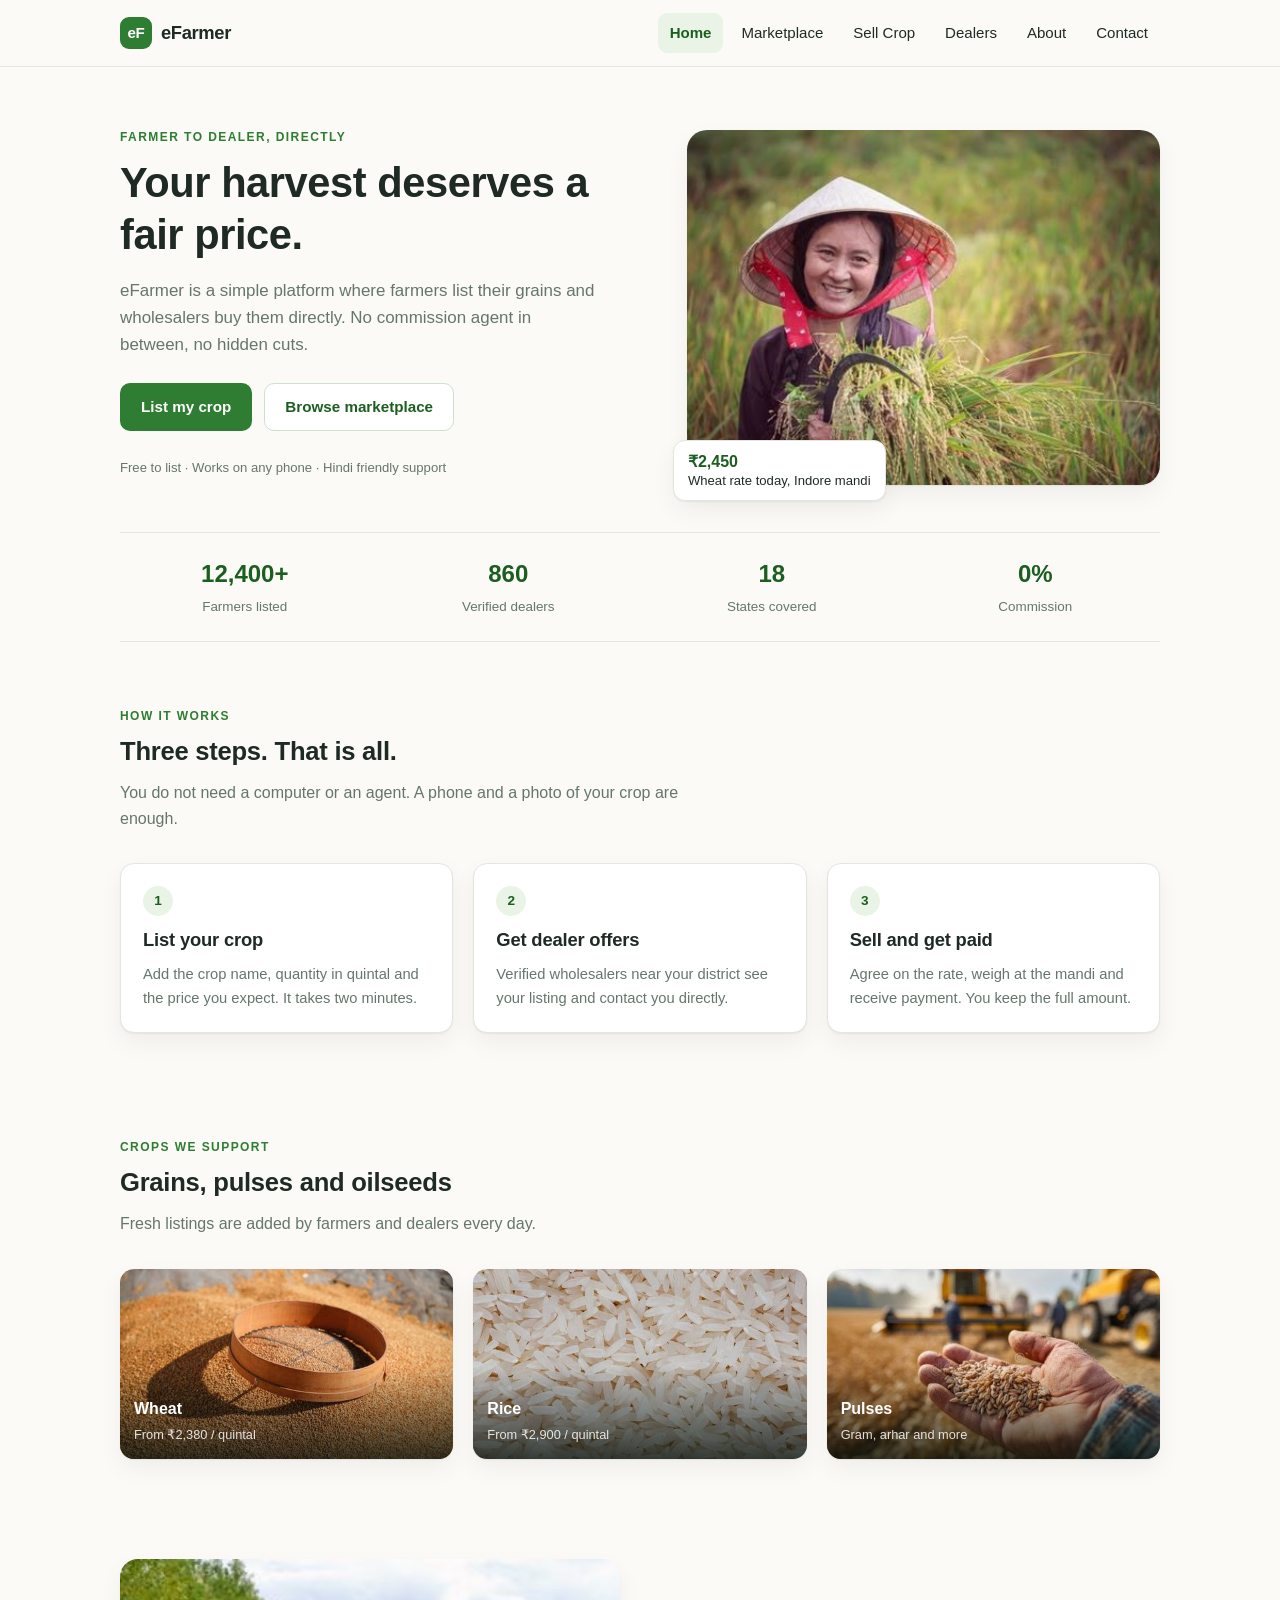
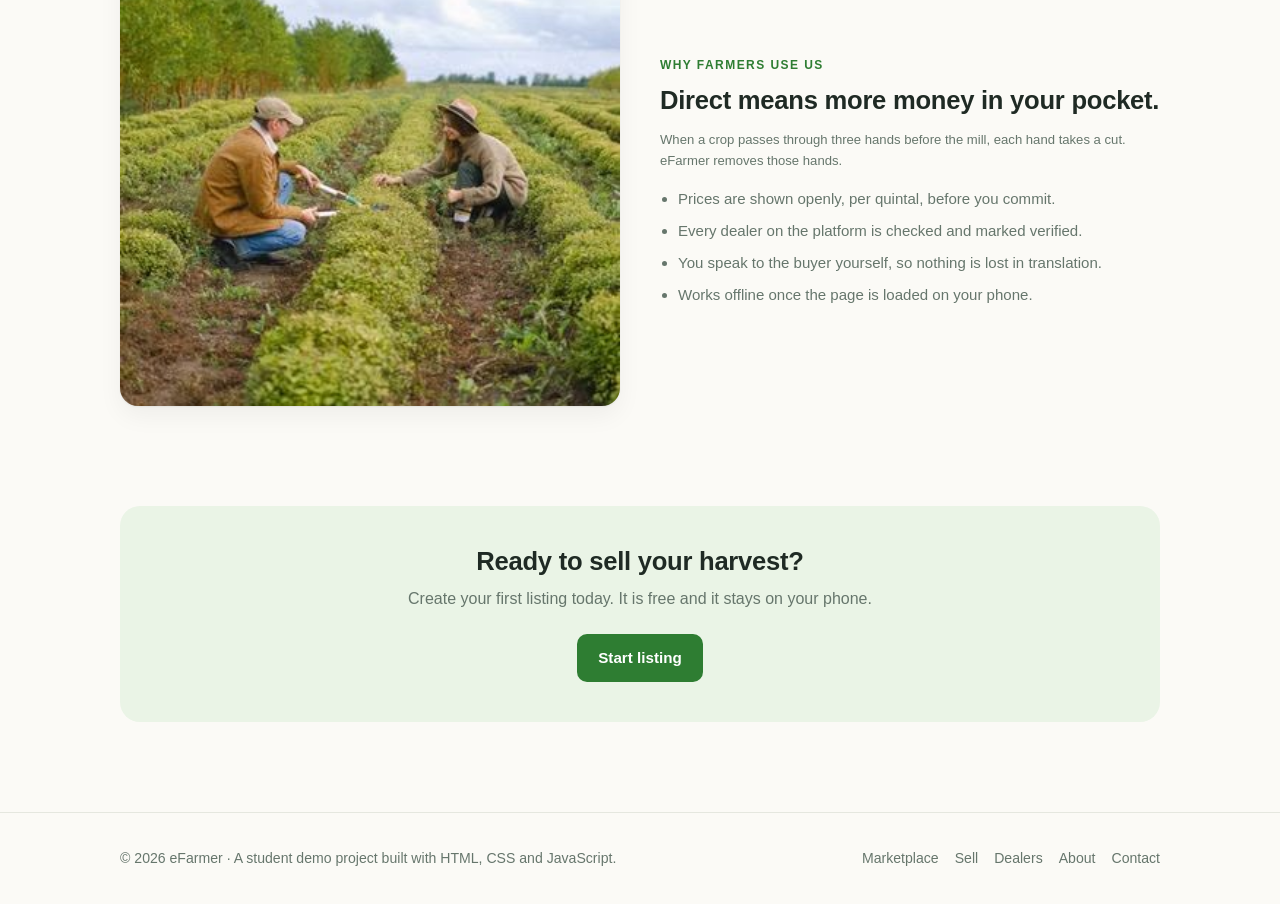
<file: index.html>
<!DOCTYPE html>
<html lang="en">
<head>
  <meta charset="UTF-8">
  <meta name="viewport" content="width=device-width, initial-scale=1.0">
  <title>eFarmer — Sell your crop directly to dealers</title>
  <meta name="description" content="eFarmer connects farmers directly with verified dealers and wholesalers. List your grain, get a fair price, no middlemen.">
  <link rel="stylesheet" href="style.css">
</head>
<body>

  <header class="site-header">
    <div class="container nav">
      <a class="brand" href="index.html"><span class="brand-mark">eF</span> eFarmer</a>
      <button class="nav-toggle" aria-label="Open menu" aria-expanded="false">&#9776;</button>
      <nav class="nav-links">
        <a href="index.html" class="active">Home</a>
        <a href="market.html">Marketplace</a>
        <a href="sell.html">Sell Crop</a>
        <a href="dealers.html">Dealers</a>
        <a href="about.html">About</a>
        <a href="contact.html">Contact</a>
      </nav>
    </div>
  </header>

  <main>

    <!-- Hero -->
    <section class="hero">
      <div class="container hero-grid">
        <div>
          <span class="eyebrow">Farmer to dealer, directly</span>
          <h1>Your harvest deserves a fair price.</h1>
          <p class="lead">
            eFarmer is a simple platform where farmers list their grains and
            wholesalers buy them directly. No commission agent in between,
            no hidden cuts.
          </p>
          <div class="hero-actions">
            <a href="sell.html" class="btn btn-primary">List my crop</a>
            <a href="market.html" class="btn btn-outline">Browse marketplace</a>
          </div>
          <p class="form-note">Free to list &middot; Works on any phone &middot; Hindi friendly support</p>
        </div>
        <div class="hero-figure">
          <img src="hero-farmer.jpg" alt="Farmer holding freshly harvested paddy">
          <div class="hero-badge">
            <strong>&#8377;2,450</strong>
            Wheat rate today, Indore mandi
          </div>
        </div>
      </div>
    </section>

    <!-- Stats -->
    <div class="container">
      <div class="stats">
        <div class="stat"><b>12,400+</b><span>Farmers listed</span></div>
        <div class="stat"><b>860</b><span>Verified dealers</span></div>
        <div class="stat"><b>18</b><span>States covered</span></div>
        <div class="stat"><b>0%</b><span>Commission</span></div>
      </div>
    </div>

    <!-- How it works -->
    <section class="section">
      <div class="container">
        <div class="section-head">
          <span class="eyebrow">How it works</span>
          <h2>Three steps. That is all.</h2>
          <p>You do not need a computer or an agent. A phone and a photo of your crop are enough.</p>
        </div>
        <div class="grid-3">
          <div class="card step-card">
            <div class="step-num">1</div>
            <h3>List your crop</h3>
            <p>Add the crop name, quantity in quintal and the price you expect. It takes two minutes.</p>
          </div>
          <div class="card step-card">
            <div class="step-num">2</div>
            <h3>Get dealer offers</h3>
            <p>Verified wholesalers near your district see your listing and contact you directly.</p>
          </div>
          <div class="card step-card">
            <div class="step-num">3</div>
            <h3>Sell and get paid</h3>
            <p>Agree on the rate, weigh at the mandi and receive payment. You keep the full amount.</p>
          </div>
        </div>
      </div>
    </section>

    <!-- Crops -->
    <section class="section-tight">
      <div class="container">
        <div class="section-head">
          <span class="eyebrow">Crops we support</span>
          <h2>Grains, pulses and oilseeds</h2>
          <p>Fresh listings are added by farmers and dealers every day.</p>
        </div>
        <div class="grid-3">
          <a class="crop-tile" href="market.html">
            <img src="grain-sieve.jpg" alt="Wheat grains in a sieve">
            <div class="crop-label"><strong>Wheat</strong><span>From &#8377;2,380 / quintal</span></div>
          </a>
          <a class="crop-tile" href="market.html">
            <img src="rice-grains.jpg" alt="Rice grains close up">
            <div class="crop-label"><strong>Rice</strong><span>From &#8377;2,900 / quintal</span></div>
          </a>
          <a class="crop-tile" href="market.html">
            <img src="wheat-hand.jpg" alt="Hand holding harvested grain">
            <div class="crop-label"><strong>Pulses</strong><span>Gram, arhar and more</span></div>
          </a>
        </div>
      </div>
    </section>

    <!-- Why eFarmer -->
    <section class="section">
      <div class="container split">
        <img src="advisory.jpg" alt="Two people inspecting a crop in a field">
        <div>
          <span class="eyebrow">Why farmers use us</span>
          <h2>Direct means more money in your pocket.</h2>
          <p class="form-note" style="margin-bottom:16px">
            When a crop passes through three hands before the mill, each hand takes a cut.
            eFarmer removes those hands.
          </p>
          <ul>
            <li>Prices are shown openly, per quintal, before you commit.</li>
            <li>Every dealer on the platform is checked and marked verified.</li>
            <li>You speak to the buyer yourself, so nothing is lost in translation.</li>
            <li>Works offline once the page is loaded on your phone.</li>
          </ul>
        </div>
      </div>
    </section>

    <!-- CTA -->
    <section class="section-tight">
      <div class="container">
        <div class="cta">
          <h2>Ready to sell your harvest?</h2>
          <p>Create your first listing today. It is free and it stays on your phone.</p>
          <a href="sell.html" class="btn btn-primary">Start listing</a>
        </div>
      </div>
    </section>

  </main>

  <footer class="site-footer">
    <div class="container footer-grid">
      <div>&copy; <span id="year">2026</span> eFarmer &middot; A student demo project built with HTML, CSS and JavaScript.</div>
      <nav>
        <a href="market.html">Marketplace</a>
        <a href="sell.html">Sell</a>
        <a href="dealers.html">Dealers</a>
        <a href="about.html">About</a>
        <a href="contact.html">Contact</a>
      </nav>
    </div>
  </footer>

  <script src="app.js"></script>
</body>
</html>
</file>
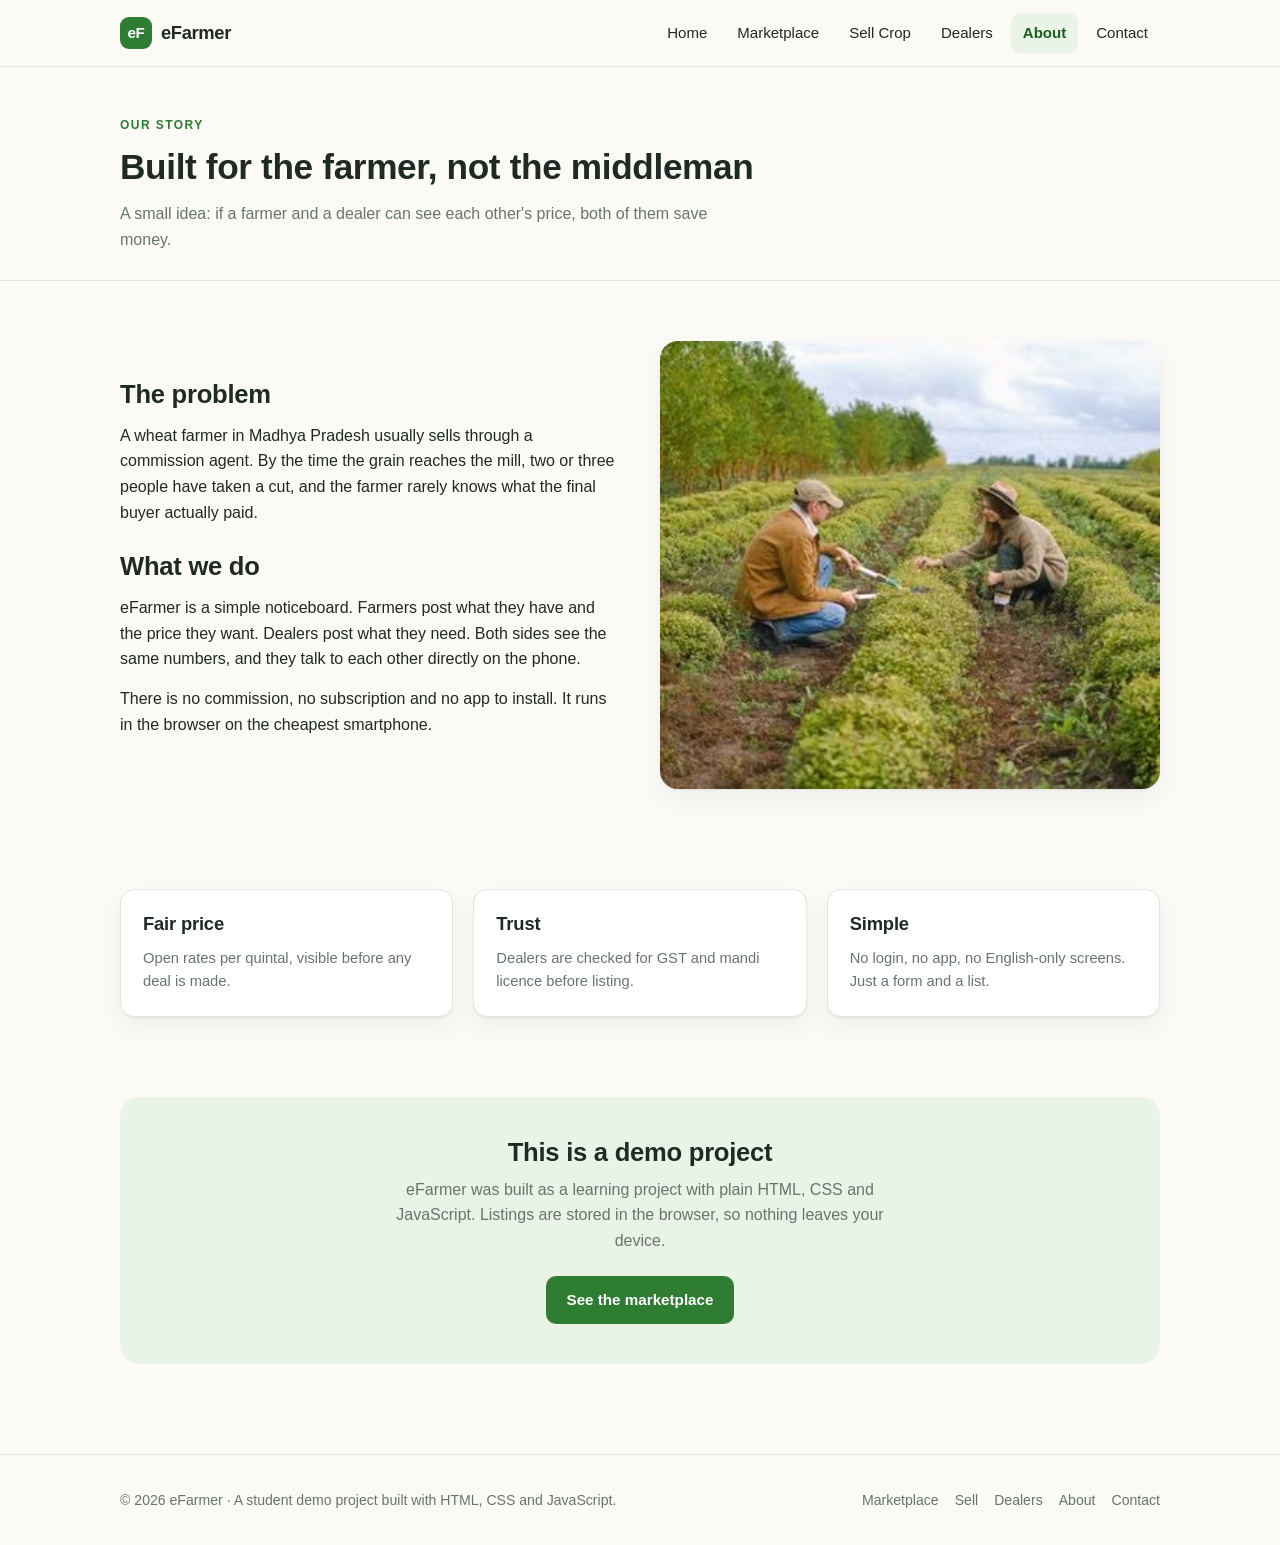
<file: about.html>
<!DOCTYPE html>
<html lang="en">
<head>
  <meta charset="UTF-8">
  <meta name="viewport" content="width=device-width, initial-scale=1.0">
  <title>About — eFarmer</title>
  <meta name="description" content="Why eFarmer exists: a direct farmer to dealer platform built to remove middlemen from grain trade.">
  <link rel="stylesheet" href="style.css">
</head>
<body>

  <header class="site-header">
    <div class="container nav">
      <a class="brand" href="index.html"><span class="brand-mark">eF</span> eFarmer</a>
      <button class="nav-toggle" aria-label="Open menu" aria-expanded="false">&#9776;</button>
      <nav class="nav-links">
        <a href="index.html">Home</a>
        <a href="market.html">Marketplace</a>
        <a href="sell.html">Sell Crop</a>
        <a href="dealers.html">Dealers</a>
        <a href="about.html" class="active">About</a>
        <a href="contact.html">Contact</a>
      </nav>
    </div>
  </header>

  <main>

    <section class="page-head">
      <div class="container">
        <span class="eyebrow">Our story</span>
        <h1>Built for the farmer, not the middleman</h1>
        <p>A small idea: if a farmer and a dealer can see each other's price, both of them save money.</p>
      </div>
    </section>

    <section class="section">
      <div class="container split">
        <div>
          <h2>The problem</h2>
          <p>
            A wheat farmer in Madhya Pradesh usually sells through a commission agent.
            By the time the grain reaches the mill, two or three people have taken a cut,
            and the farmer rarely knows what the final buyer actually paid.
          </p>
          <h2 style="margin-top:26px">What we do</h2>
          <p>
            eFarmer is a simple noticeboard. Farmers post what they have and the price they want.
            Dealers post what they need. Both sides see the same numbers, and they talk to each
            other directly on the phone.
          </p>
          <p>
            There is no commission, no subscription and no app to install. It runs in the browser
            on the cheapest smartphone.
          </p>
        </div>
        <img src="advisory.jpg" alt="Farmers inspecting a crop together">
      </div>
    </section>

    <section class="section-tight">
      <div class="container">
        <div class="grid-3">
          <div class="card step-card">
            <h3>Fair price</h3>
            <p>Open rates per quintal, visible before any deal is made.</p>
          </div>
          <div class="card step-card">
            <h3>Trust</h3>
            <p>Dealers are checked for GST and mandi licence before listing.</p>
          </div>
          <div class="card step-card">
            <h3>Simple</h3>
            <p>No login, no app, no English-only screens. Just a form and a list.</p>
          </div>
        </div>
      </div>
    </section>

    <section class="section-tight">
      <div class="container">
        <div class="cta">
          <h2>This is a demo project</h2>
          <p>
            eFarmer was built as a learning project with plain HTML, CSS and JavaScript.
            Listings are stored in the browser, so nothing leaves your device.
          </p>
          <a href="market.html" class="btn btn-primary">See the marketplace</a>
        </div>
      </div>
    </section>

  </main>

  <footer class="site-footer">
    <div class="container footer-grid">
      <div>&copy; <span id="year">2026</span> eFarmer &middot; A student demo project built with HTML, CSS and JavaScript.</div>
      <nav>
        <a href="market.html">Marketplace</a>
        <a href="sell.html">Sell</a>
        <a href="dealers.html">Dealers</a>
        <a href="about.html">About</a>
        <a href="contact.html">Contact</a>
      </nav>
    </div>
  </footer>

  <script src="app.js"></script>
</body>
</html>
</file>
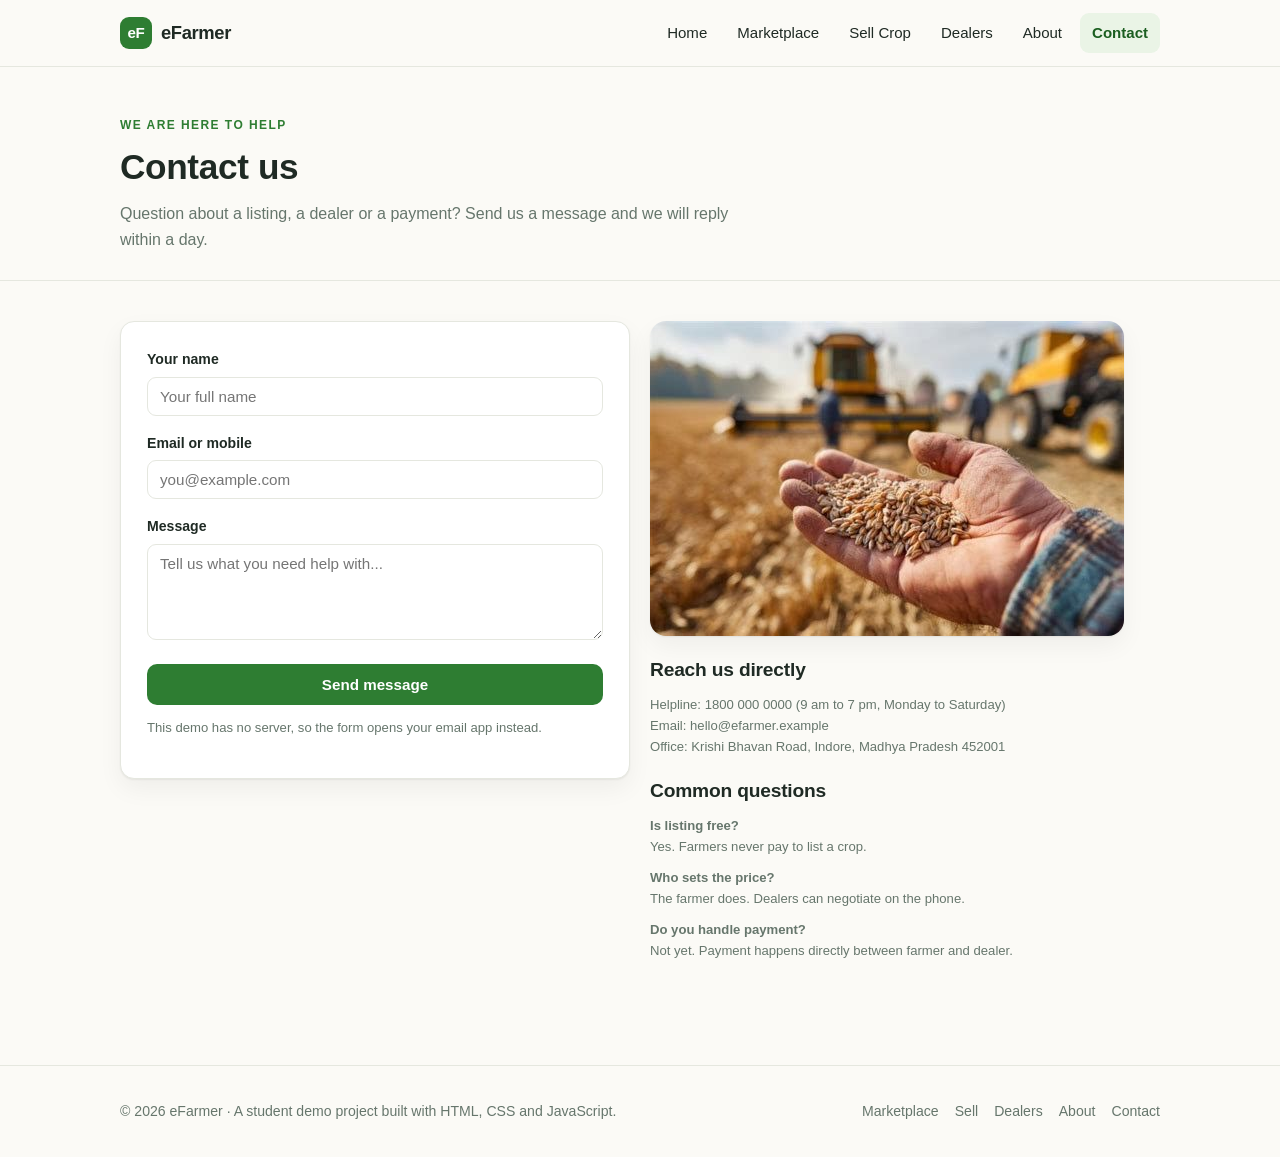
<file: contact.html>
<!DOCTYPE html>
<html lang="en">
<head>
  <meta charset="UTF-8">
  <meta name="viewport" content="width=device-width, initial-scale=1.0">
  <title>Contact — eFarmer</title>
  <meta name="description" content="Contact the eFarmer team for help with listing your crop or dealer verification.">
  <link rel="stylesheet" href="style.css">
</head>
<body>

  <header class="site-header">
    <div class="container nav">
      <a class="brand" href="index.html"><span class="brand-mark">eF</span> eFarmer</a>
      <button class="nav-toggle" aria-label="Open menu" aria-expanded="false">&#9776;</button>
      <nav class="nav-links">
        <a href="index.html">Home</a>
        <a href="market.html">Marketplace</a>
        <a href="sell.html">Sell Crop</a>
        <a href="dealers.html">Dealers</a>
        <a href="about.html">About</a>
        <a href="contact.html" class="active">Contact</a>
      </nav>
    </div>
  </header>

  <main>

    <section class="page-head">
      <div class="container">
        <span class="eyebrow">We are here to help</span>
        <h1>Contact us</h1>
        <p>Question about a listing, a dealer or a payment? Send us a message and we will reply within a day.</p>
      </div>
    </section>

    <section class="section-tight">
      <div class="container grid-2" style="align-items:start">

        <div class="form-card">
          <div class="alert" id="contactAlert"></div>

          <form id="contactForm" novalidate>
            <div class="field">
              <label for="cname">Your name</label>
              <input type="text" id="cname" placeholder="Your full name" required>
            </div>
            <div class="field">
              <label for="cemail">Email or mobile</label>
              <input type="text" id="cemail" placeholder="you@example.com" required>
            </div>
            <div class="field">
              <label for="cmessage">Message</label>
              <textarea id="cmessage" placeholder="Tell us what you need help with..." required></textarea>
            </div>
            <button type="submit" class="btn btn-primary btn-block">Send message</button>
            <p class="form-note" style="margin-top:12px">
              This demo has no server, so the form opens your email app instead.
            </p>
          </form>
        </div>

        <div>
          <img src="wheat-hand.jpg" alt="Hand holding harvested wheat"
               style="border-radius:16px;margin-bottom:22px;box-shadow:var(--shadow)">
          <h2 style="font-size:1.2rem">Reach us directly</h2>
          <p class="form-note">
            Helpline: 1800 000 0000 (9 am to 7 pm, Monday to Saturday)<br>
            Email: hello@efarmer.example<br>
            Office: Krishi Bhavan Road, Indore, Madhya Pradesh 452001
          </p>
          <h2 style="font-size:1.2rem;margin-top:22px">Common questions</h2>
          <p class="form-note" style="margin-bottom:10px">
            <strong>Is listing free?</strong><br>
            Yes. Farmers never pay to list a crop.
          </p>
          <p class="form-note" style="margin-bottom:10px">
            <strong>Who sets the price?</strong><br>
            The farmer does. Dealers can negotiate on the phone.
          </p>
          <p class="form-note">
            <strong>Do you handle payment?</strong><br>
            Not yet. Payment happens directly between farmer and dealer.
          </p>
        </div>

      </div>
    </section>

  </main>

  <footer class="site-footer">
    <div class="container footer-grid">
      <div>&copy; <span id="year">2026</span> eFarmer &middot; A student demo project built with HTML, CSS and JavaScript.</div>
      <nav>
        <a href="market.html">Marketplace</a>
        <a href="sell.html">Sell</a>
        <a href="dealers.html">Dealers</a>
        <a href="about.html">About</a>
        <a href="contact.html">Contact</a>
      </nav>
    </div>
  </footer>

  <script src="app.js"></script>
</body>
</html>
</file>
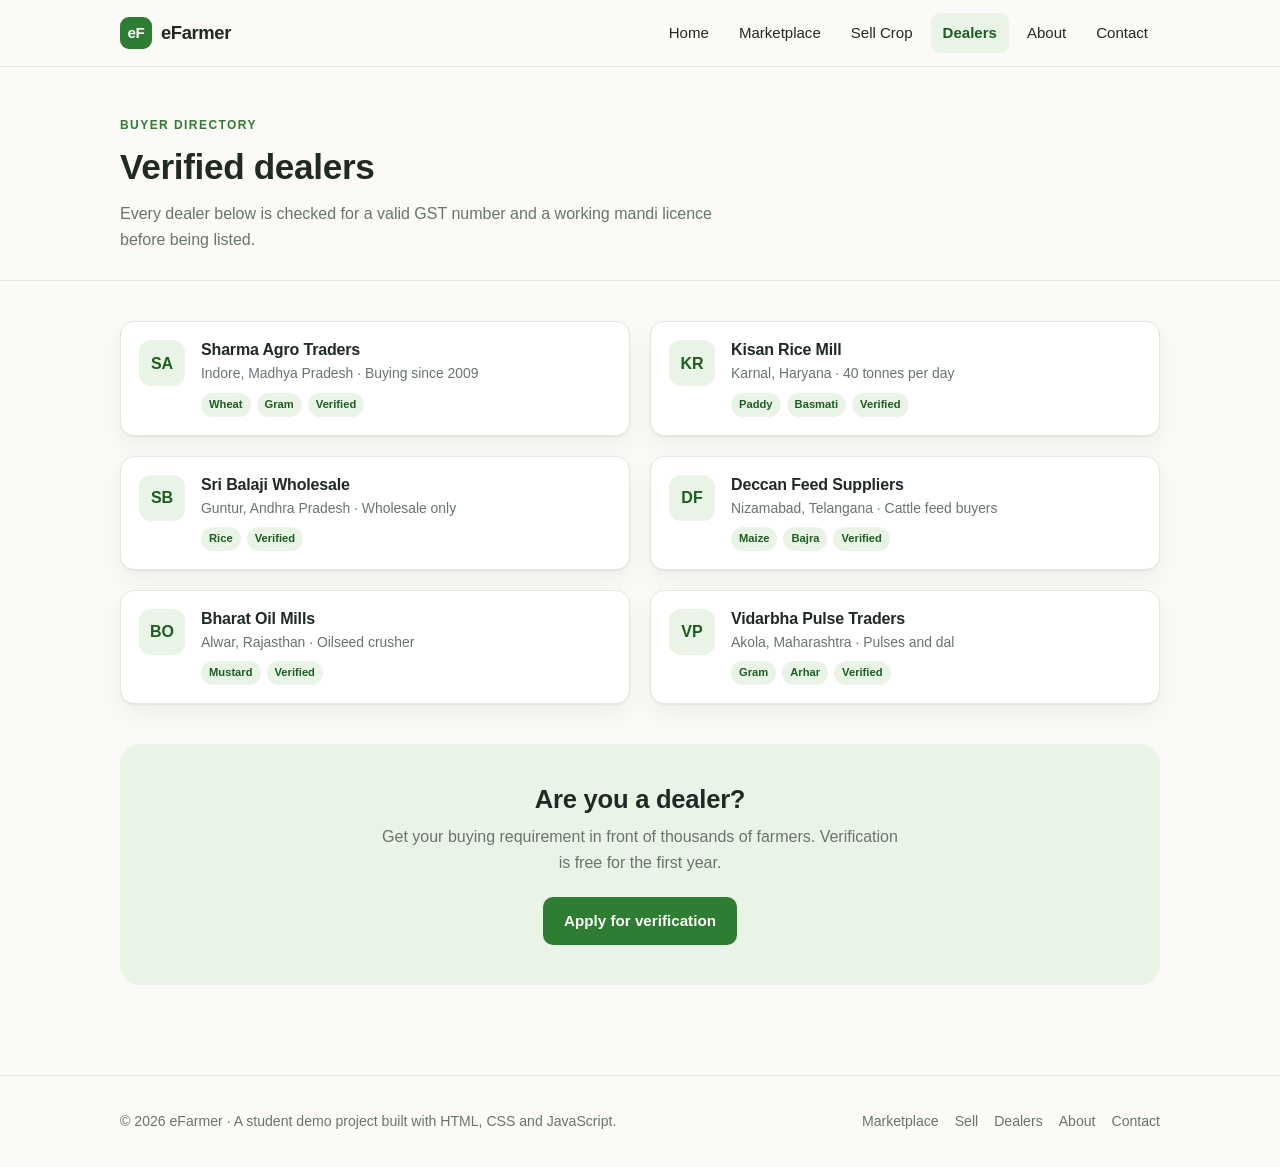
<file: dealers.html>
<!DOCTYPE html>
<html lang="en">
<head>
  <meta charset="UTF-8">
  <meta name="viewport" content="width=device-width, initial-scale=1.0">
  <title>Verified dealers — eFarmer</title>
  <meta name="description" content="Directory of verified wholesalers, millers and traders buying grain on eFarmer.">
  <link rel="stylesheet" href="style.css">
</head>
<body>

  <header class="site-header">
    <div class="container nav">
      <a class="brand" href="index.html"><span class="brand-mark">eF</span> eFarmer</a>
      <button class="nav-toggle" aria-label="Open menu" aria-expanded="false">&#9776;</button>
      <nav class="nav-links">
        <a href="index.html">Home</a>
        <a href="market.html">Marketplace</a>
        <a href="sell.html">Sell Crop</a>
        <a href="dealers.html" class="active">Dealers</a>
        <a href="about.html">About</a>
        <a href="contact.html">Contact</a>
      </nav>
    </div>
  </header>

  <main>

    <section class="page-head">
      <div class="container">
        <span class="eyebrow">Buyer directory</span>
        <h1>Verified dealers</h1>
        <p>Every dealer below is checked for a valid GST number and a working mandi licence before being listed.</p>
      </div>
    </section>

    <section class="section-tight">
      <div class="container">
        <div class="grid-2">

          <div class="card dealer-card">
            <div class="dealer-avatar">SA</div>
            <div>
              <h3>Sharma Agro Traders</h3>
              <p>Indore, Madhya Pradesh &middot; Buying since 2009</p>
              <div class="dealer-tags">
                <span class="badge">Wheat</span>
                <span class="badge">Gram</span>
                <span class="badge">Verified</span>
              </div>
            </div>
          </div>

          <div class="card dealer-card">
            <div class="dealer-avatar">KR</div>
            <div>
              <h3>Kisan Rice Mill</h3>
              <p>Karnal, Haryana &middot; 40 tonnes per day</p>
              <div class="dealer-tags">
                <span class="badge">Paddy</span>
                <span class="badge">Basmati</span>
                <span class="badge">Verified</span>
              </div>
            </div>
          </div>

          <div class="card dealer-card">
            <div class="dealer-avatar">SB</div>
            <div>
              <h3>Sri Balaji Wholesale</h3>
              <p>Guntur, Andhra Pradesh &middot; Wholesale only</p>
              <div class="dealer-tags">
                <span class="badge">Rice</span>
                <span class="badge">Verified</span>
              </div>
            </div>
          </div>

          <div class="card dealer-card">
            <div class="dealer-avatar">DF</div>
            <div>
              <h3>Deccan Feed Suppliers</h3>
              <p>Nizamabad, Telangana &middot; Cattle feed buyers</p>
              <div class="dealer-tags">
                <span class="badge">Maize</span>
                <span class="badge">Bajra</span>
                <span class="badge">Verified</span>
              </div>
            </div>
          </div>

          <div class="card dealer-card">
            <div class="dealer-avatar">BO</div>
            <div>
              <h3>Bharat Oil Mills</h3>
              <p>Alwar, Rajasthan &middot; Oilseed crusher</p>
              <div class="dealer-tags">
                <span class="badge">Mustard</span>
                <span class="badge">Verified</span>
              </div>
            </div>
          </div>

          <div class="card dealer-card">
            <div class="dealer-avatar">VP</div>
            <div>
              <h3>Vidarbha Pulse Traders</h3>
              <p>Akola, Maharashtra &middot; Pulses and dal</p>
              <div class="dealer-tags">
                <span class="badge">Gram</span>
                <span class="badge">Arhar</span>
                <span class="badge">Verified</span>
              </div>
            </div>
          </div>

        </div>

        <div class="cta" style="margin-top:40px">
          <h2>Are you a dealer?</h2>
          <p>Get your buying requirement in front of thousands of farmers. Verification is free for the first year.</p>
          <a href="contact.html" class="btn btn-primary">Apply for verification</a>
        </div>
      </div>
    </section>

  </main>

  <footer class="site-footer">
    <div class="container footer-grid">
      <div>&copy; <span id="year">2026</span> eFarmer &middot; A student demo project built with HTML, CSS and JavaScript.</div>
      <nav>
        <a href="market.html">Marketplace</a>
        <a href="sell.html">Sell</a>
        <a href="dealers.html">Dealers</a>
        <a href="about.html">About</a>
        <a href="contact.html">Contact</a>
      </nav>
    </div>
  </footer>

  <script src="app.js"></script>
</body>
</html>
</file>
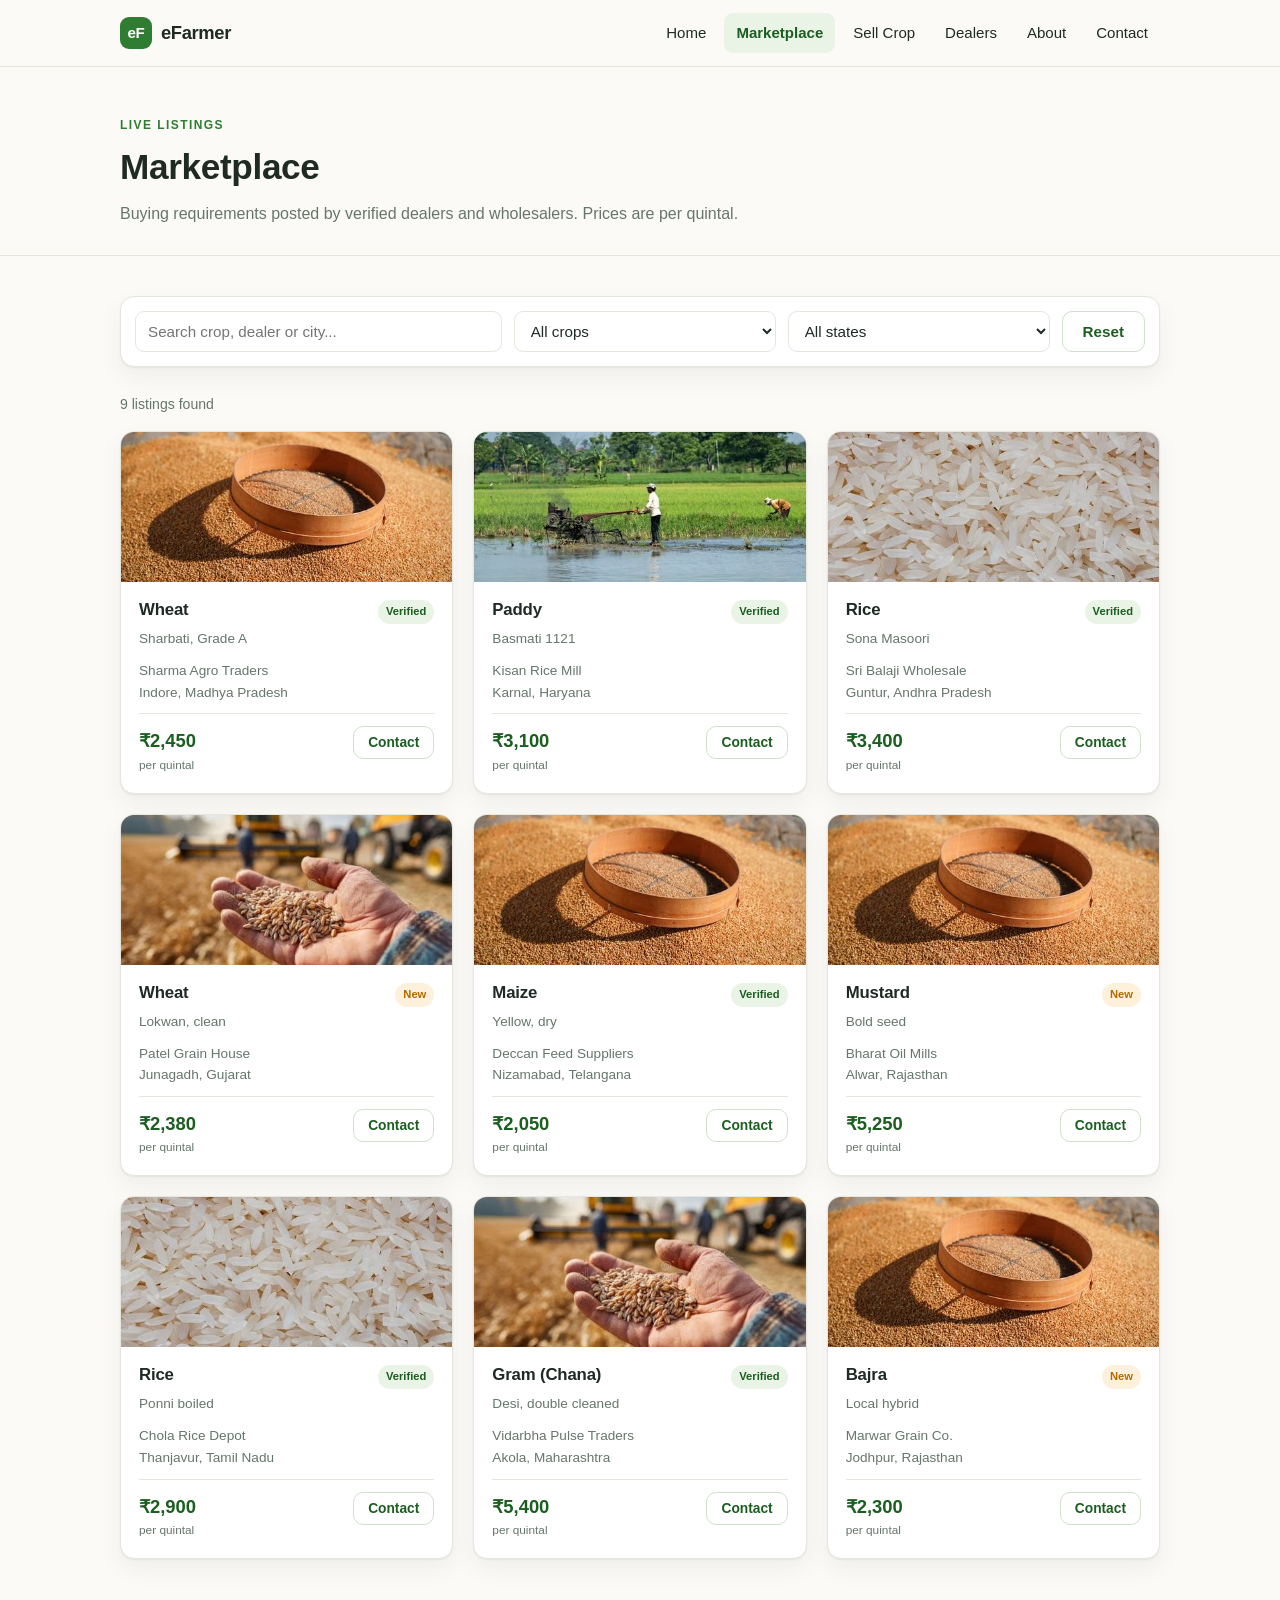
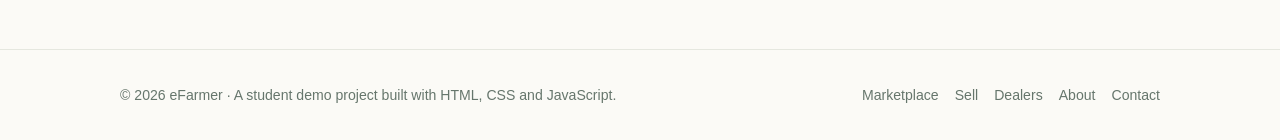
<file: market.html>
<!DOCTYPE html>
<html lang="en">
<head>
  <meta charset="UTF-8">
  <meta name="viewport" content="width=device-width, initial-scale=1.0">
  <title>Marketplace — eFarmer</title>
  <meta name="description" content="Browse grain and pulse listings from verified dealers and wholesalers across India.">
  <link rel="stylesheet" href="style.css">
</head>
<body>

  <header class="site-header">
    <div class="container nav">
      <a class="brand" href="index.html"><span class="brand-mark">eF</span> eFarmer</a>
      <button class="nav-toggle" aria-label="Open menu" aria-expanded="false">&#9776;</button>
      <nav class="nav-links">
        <a href="index.html">Home</a>
        <a href="market.html" class="active">Marketplace</a>
        <a href="sell.html">Sell Crop</a>
        <a href="dealers.html">Dealers</a>
        <a href="about.html">About</a>
        <a href="contact.html">Contact</a>
      </nav>
    </div>
  </header>

  <main>

    <section class="page-head">
      <div class="container">
        <span class="eyebrow">Live listings</span>
        <h1>Marketplace</h1>
        <p>Buying requirements posted by verified dealers and wholesalers. Prices are per quintal.</p>
      </div>
    </section>

    <section class="section-tight">
      <div class="container">

        <!-- Filters -->
        <div class="filters">
          <input type="search" id="searchInput" placeholder="Search crop, dealer or city..." aria-label="Search listings">
          <select id="cropSelect" aria-label="Filter by crop">
            <option value="">All crops</option>
          </select>
          <select id="stateSelect" aria-label="Filter by state">
            <option value="">All states</option>
          </select>
          <button id="resetBtn" class="btn btn-outline">Reset</button>
        </div>

        <p class="result-line" id="resultLine">Loading...</p>

        <div class="product-grid" id="productGrid"></div>

      </div>
    </section>

  </main>

  <!-- Dealer popup -->
  <div class="modal-backdrop" id="dealerModal">
    <div class="modal">
      <button class="modal-close" aria-label="Close">&times;</button>
      <h3>Dealer details</h3>
      <p class="form-note">Call the dealer directly and mention eFarmer.</p>
      <dl>
        <dt>Crop</dt><dd id="mCrop">-</dd>
        <dt>Dealer</dt><dd id="mDealer">-</dd>
        <dt>Location</dt><dd id="mPlace">-</dd>
        <dt>Quantity</dt><dd id="mQty">-</dd>
        <dt>Rate</dt><dd id="mPrice">-</dd>
        <dt>Phone</dt><dd id="mPhone">-</dd>
      </dl>
      <a href="contact.html" class="btn btn-primary btn-block">Send an enquiry</a>
    </div>
  </div>

  <footer class="site-footer">
    <div class="container footer-grid">
      <div>&copy; <span id="year">2026</span> eFarmer &middot; A student demo project built with HTML, CSS and JavaScript.</div>
      <nav>
        <a href="market.html">Marketplace</a>
        <a href="sell.html">Sell</a>
        <a href="dealers.html">Dealers</a>
        <a href="about.html">About</a>
        <a href="contact.html">Contact</a>
      </nav>
    </div>
  </footer>

  <script src="app.js"></script>
</body>
</html>
</file>
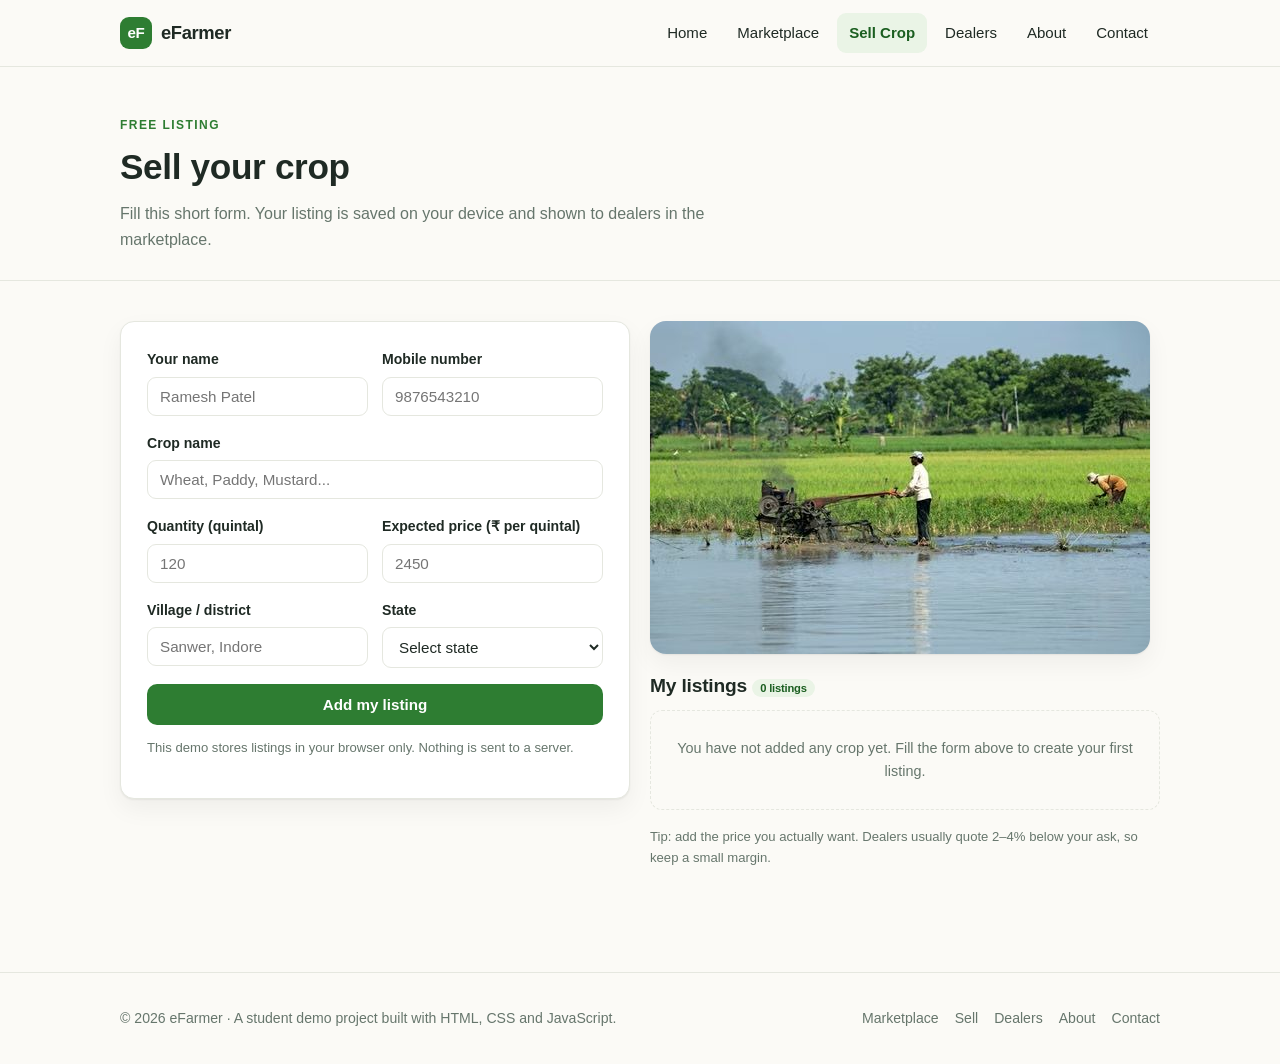
<file: sell.html>
<!DOCTYPE html>
<html lang="en">
<head>
  <meta charset="UTF-8">
  <meta name="viewport" content="width=device-width, initial-scale=1.0">
  <title>Sell your crop — eFarmer</title>
  <meta name="description" content="List your grain on eFarmer for free and get direct offers from verified dealers.">
  <link rel="stylesheet" href="style.css">
</head>
<body>

  <header class="site-header">
    <div class="container nav">
      <a class="brand" href="index.html"><span class="brand-mark">eF</span> eFarmer</a>
      <button class="nav-toggle" aria-label="Open menu" aria-expanded="false">&#9776;</button>
      <nav class="nav-links">
        <a href="index.html">Home</a>
        <a href="market.html">Marketplace</a>
        <a href="sell.html" class="active">Sell Crop</a>
        <a href="dealers.html">Dealers</a>
        <a href="about.html">About</a>
        <a href="contact.html">Contact</a>
      </nav>
    </div>
  </header>

  <main>

    <section class="page-head">
      <div class="container">
        <span class="eyebrow">Free listing</span>
        <h1>Sell your crop</h1>
        <p>Fill this short form. Your listing is saved on your device and shown to dealers in the marketplace.</p>
      </div>
    </section>

    <section class="section-tight">
      <div class="container grid-2" style="align-items:start">

        <!-- Form -->
        <div class="form-card">
          <div class="alert" id="sellAlert"></div>

          <form id="sellForm" novalidate>
            <div class="field-row">
              <div class="field">
                <label for="fname">Your name</label>
                <input type="text" id="fname" placeholder="Ramesh Patel" required>
              </div>
              <div class="field">
                <label for="phone">Mobile number</label>
                <input type="tel" id="phone" placeholder="9876543210" maxlength="10" required>
              </div>
            </div>

            <div class="field">
              <label for="crop">Crop name</label>
              <input type="text" id="crop" placeholder="Wheat, Paddy, Mustard..." required>
            </div>

            <div class="field-row">
              <div class="field">
                <label for="qty">Quantity (quintal)</label>
                <input type="number" id="qty" min="1" placeholder="120" required>
              </div>
              <div class="field">
                <label for="price">Expected price (&#8377; per quintal)</label>
                <input type="number" id="price" min="1" placeholder="2450" required>
              </div>
            </div>

            <div class="field-row">
              <div class="field">
                <label for="village">Village / district</label>
                <input type="text" id="village" placeholder="Sanwer, Indore" required>
              </div>
              <div class="field">
                <label for="state">State</label>
                <select id="state" required>
                  <option value="">Select state</option>
                  <option>Andhra Pradesh</option>
                  <option>Bihar</option>
                  <option>Chhattisgarh</option>
                  <option>Gujarat</option>
                  <option>Haryana</option>
                  <option>Karnataka</option>
                  <option>Madhya Pradesh</option>
                  <option>Maharashtra</option>
                  <option>Punjab</option>
                  <option>Rajasthan</option>
                  <option>Tamil Nadu</option>
                  <option>Telangana</option>
                  <option>Uttar Pradesh</option>
                  <option>West Bengal</option>
                </select>
              </div>
            </div>

            <button type="submit" class="btn btn-primary btn-block">Add my listing</button>
            <p class="form-note" style="margin-top:12px">
              This demo stores listings in your browser only. Nothing is sent to a server.
            </p>
          </form>
        </div>

        <!-- Side info + my listings -->
        <div>
          <img src="paddy-field.jpg" alt="Farmer working in a paddy field"
               style="border-radius:16px;margin-bottom:20px;box-shadow:var(--shadow)">

          <h2 style="font-size:1.2rem">
            My listings <span class="badge" id="listingCount">0 listings</span>
          </h2>
          <div id="myListings"></div>

          <p class="form-note" style="margin-top:16px">
            Tip: add the price you actually want. Dealers usually quote 2&ndash;4% below your ask,
            so keep a small margin.
          </p>
        </div>

      </div>
    </section>

  </main>

  <footer class="site-footer">
    <div class="container footer-grid">
      <div>&copy; <span id="year">2026</span> eFarmer &middot; A student demo project built with HTML, CSS and JavaScript.</div>
      <nav>
        <a href="market.html">Marketplace</a>
        <a href="sell.html">Sell</a>
        <a href="dealers.html">Dealers</a>
        <a href="about.html">About</a>
        <a href="contact.html">Contact</a>
      </nav>
    </div>
  </footer>

  <script src="app.js"></script>
</body>
</html>
</file>
<file: style.css>
/* ============================================
   eFarmer - simple light theme
   Plain CSS. No frameworks, no build step.
   ============================================ */

:root {
  --bg: #fbfaf6;
  --card: #ffffff;
  --ink: #1f2a24;
  --muted: #66766c;
  --green: #2e7d32;
  --green-dark: #1b5e20;
  --green-soft: #eaf4e6;
  --line: #e5e7df;
  --amber: #b26a00;
  --radius: 14px;
  --shadow: 0 1px 2px rgba(16, 24, 20, .06), 0 10px 24px rgba(16, 24, 20, .05);
}

* { box-sizing: border-box; }

html { scroll-behavior: smooth; }

body {
  margin: 0;
  font-family: -apple-system, BlinkMacSystemFont, "Segoe UI", Roboto, "Helvetica Neue", Arial, sans-serif;
  background: var(--bg);
  color: var(--ink);
  line-height: 1.6;
  font-size: 16px;
}

img { max-width: 100%; display: block; }

a { color: var(--green-dark); text-decoration: none; }
a:hover { text-decoration: underline; }

h1, h2, h3, h4 { line-height: 1.25; margin: 0 0 12px; font-weight: 700; letter-spacing: -.01em; }
h1 { font-size: 2.2rem; }
h2 { font-size: 1.6rem; }
h3 { font-size: 1.15rem; }
p { margin: 0 0 14px; }

.container { width: 100%; max-width: 1080px; margin: 0 auto; padding: 0 20px; }

/* ---------- Header ---------- */
header.site-header {
  position: sticky;
  top: 0;
  z-index: 50;
  background: rgba(251, 250, 246, .92);
  backdrop-filter: blur(8px);
  border-bottom: 1px solid var(--line);
}

.nav {
  display: flex;
  align-items: center;
  justify-content: space-between;
  gap: 16px;
  height: 66px;
}

.brand {
  display: flex;
  align-items: center;
  gap: 9px;
  font-weight: 800;
  font-size: 1.15rem;
  color: var(--ink);
  letter-spacing: -.02em;
}
.brand:hover { text-decoration: none; }

.brand-mark {
  width: 32px; height: 32px;
  border-radius: 9px;
  background: var(--green);
  color: #fff;
  display: grid;
  place-items: center;
  font-size: .95rem;
  font-weight: 800;
}

.nav-links { display: flex; align-items: center; gap: 6px; }

.nav-links a {
  padding: 8px 12px;
  border-radius: 9px;
  color: var(--ink);
  font-size: .94rem;
  font-weight: 500;
}
.nav-links a:hover { background: var(--green-soft); text-decoration: none; }
.nav-links a.active { color: var(--green-dark); background: var(--green-soft); font-weight: 600; }

.nav-toggle {
  display: none;
  background: #fff;
  border: 1px solid var(--line);
  border-radius: 9px;
  padding: 8px 10px;
  font-size: 1rem;
  cursor: pointer;
  color: var(--ink);
}

/* ---------- Buttons ---------- */
.btn {
  display: inline-block;
  padding: 11px 20px;
  border-radius: 10px;
  border: 1px solid transparent;
  font-size: .95rem;
  font-weight: 600;
  cursor: pointer;
  font-family: inherit;
  transition: background .15s ease, transform .1s ease;
}
.btn:hover { text-decoration: none; }
.btn:active { transform: translateY(1px); }

.btn-primary { background: var(--green); color: #fff; }
.btn-primary:hover { background: var(--green-dark); }

.btn-outline { background: #fff; color: var(--green-dark); border-color: #cfe0cb; }
.btn-outline:hover { background: var(--green-soft); }

.btn-small { padding: 8px 14px; font-size: .86rem; }
.btn-block { display: block; width: 100%; text-align: center; }

/* ---------- Sections ---------- */
.section { padding: 60px 0; }
.section-tight { padding: 40px 0; }
.section-head { max-width: 620px; margin-bottom: 32px; }
.section-head p { color: var(--muted); margin: 0; }

.eyebrow {
  display: inline-block;
  font-size: .75rem;
  letter-spacing: .12em;
  text-transform: uppercase;
  font-weight: 700;
  color: var(--green);
  margin-bottom: 10px;
}

/* ---------- Hero ---------- */
.hero { padding: 56px 0 40px; }

.hero-grid {
  display: grid;
  grid-template-columns: 1.05fr .95fr;
  gap: 44px;
  align-items: center;
}

.hero h1 { font-size: 2.6rem; margin-bottom: 16px; }
.hero p.lead { font-size: 1.06rem; color: var(--muted); max-width: 480px; margin-bottom: 24px; }

.hero-actions { display: flex; gap: 12px; flex-wrap: wrap; margin-bottom: 26px; }

.hero-figure { position: relative; }
.hero-figure img {
  border-radius: 20px;
  box-shadow: var(--shadow);
  width: 100%;
  aspect-ratio: 4 / 3;
  object-fit: cover;
}

.hero-badge {
  position: absolute;
  bottom: -16px;
  left: -14px;
  background: #fff;
  border: 1px solid var(--line);
  border-radius: 12px;
  padding: 10px 14px;
  box-shadow: var(--shadow);
  font-size: .82rem;
  line-height: 1.35;
}
.hero-badge strong { display: block; font-size: 1rem; color: var(--green-dark); }

/* ---------- Stats strip ---------- */
.stats {
  display: grid;
  grid-template-columns: repeat(4, 1fr);
  gap: 14px;
  border-top: 1px solid var(--line);
  border-bottom: 1px solid var(--line);
  padding: 22px 0;
}
.stat { text-align: center; }
.stat b { display: block; font-size: 1.5rem; color: var(--green-dark); }
.stat span { font-size: .84rem; color: var(--muted); }

/* ---------- Cards ---------- */
.grid-3 { display: grid; grid-template-columns: repeat(3, 1fr); gap: 20px; }
.grid-2 { display: grid; grid-template-columns: repeat(2, 1fr); gap: 20px; }

.card {
  background: var(--card);
  border: 1px solid var(--line);
  border-radius: var(--radius);
  box-shadow: var(--shadow);
  overflow: hidden;
}

.card-body { padding: 18px; }

.step-card { padding: 22px; }
.step-num {
  width: 30px; height: 30px;
  border-radius: 50%;
  background: var(--green-soft);
  color: var(--green-dark);
  display: grid;
  place-items: center;
  font-weight: 800;
  font-size: .85rem;
  margin-bottom: 12px;
}
.step-card p { color: var(--muted); font-size: .92rem; margin: 0; }

/* Crop tiles */
.crop-tile { position: relative; border-radius: var(--radius); overflow: hidden; box-shadow: var(--shadow); }
.crop-tile img { width: 100%; height: 190px; object-fit: cover; }
.crop-tile .crop-label {
  position: absolute;
  left: 0; right: 0; bottom: 0;
  padding: 30px 14px 12px;
  background: linear-gradient(to top, rgba(12, 20, 14, .78), rgba(12, 20, 14, 0));
  color: #fff;
}
.crop-tile .crop-label strong { display: block; font-size: 1rem; }
.crop-tile .crop-label span { font-size: .8rem; opacity: .85; }

/* ---------- Product (market) cards ---------- */
.filters {
  display: grid;
  grid-template-columns: 1.4fr 1fr 1fr auto;
  gap: 12px;
  background: #fff;
  border: 1px solid var(--line);
  border-radius: var(--radius);
  padding: 14px;
  box-shadow: var(--shadow);
  margin-bottom: 26px;
}

input, select, textarea {
  font-family: inherit;
  font-size: .95rem;
  color: var(--ink);
  background: #fff;
  border: 1px solid var(--line);
  border-radius: 9px;
  padding: 10px 12px;
  width: 100%;
}
input:focus, select:focus, textarea:focus {
  outline: 2px solid #cfe4c9;
  outline-offset: 1px;
  border-color: #b9d3b3;
}
textarea { resize: vertical; min-height: 96px; }

.result-line { font-size: .88rem; color: var(--muted); margin-bottom: 16px; }

.product-grid { display: grid; grid-template-columns: repeat(3, 1fr); gap: 20px; }

.product-card { display: flex; flex-direction: column; }
.product-card img { width: 100%; height: 150px; object-fit: cover; }
.product-card .card-body { display: flex; flex-direction: column; flex: 1; }

.product-top { display: flex; justify-content: space-between; align-items: flex-start; gap: 8px; margin-bottom: 4px; }
.product-top h3 { margin: 0; font-size: 1.05rem; }

.badge {
  font-size: .7rem;
  font-weight: 700;
  padding: 3px 8px;
  border-radius: 999px;
  background: var(--green-soft);
  color: var(--green-dark);
  white-space: nowrap;
}
.badge-amber { background: #fdf1dc; color: var(--amber); }

.product-meta { font-size: .85rem; color: var(--muted); margin: 0 0 10px; }

.price-row {
  display: flex;
  align-items: baseline;
  justify-content: space-between;
  margin-top: auto;
  padding-top: 12px;
  border-top: 1px solid var(--line);
}
.price { font-weight: 800; font-size: 1.15rem; color: var(--green-dark); }
.price small { font-weight: 500; font-size: .74rem; color: var(--muted); display: block; }

/* ---------- Dealer list ---------- */
.dealer-card { display: flex; gap: 16px; padding: 18px; align-items: flex-start; }
.dealer-avatar {
  width: 46px; height: 46px;
  flex: 0 0 46px;
  border-radius: 12px;
  background: var(--green-soft);
  color: var(--green-dark);
  display: grid;
  place-items: center;
  font-weight: 800;
}
.dealer-card h3 { margin: 0 0 2px; font-size: 1rem; }
.dealer-card p { margin: 0; font-size: .87rem; color: var(--muted); }
.dealer-tags { display: flex; gap: 6px; flex-wrap: wrap; margin-top: 8px; }

/* ---------- Forms ---------- */
.form-card {
  background: #fff;
  border: 1px solid var(--line);
  border-radius: var(--radius);
  box-shadow: var(--shadow);
  padding: 26px;
}
.field { margin-bottom: 16px; }
.field label { display: block; font-size: .88rem; font-weight: 600; margin-bottom: 6px; }
.field .hint { font-size: .78rem; color: var(--muted); font-weight: 400; margin-top: 5px; display: block; }
.field-row { display: grid; grid-template-columns: 1fr 1fr; gap: 14px; }

.form-note { font-size: .82rem; color: var(--muted); }

.alert {
  border-radius: 10px;
  padding: 12px 14px;
  font-size: .9rem;
  margin-bottom: 16px;
  display: none;
}
.alert.show { display: block; }
.alert-success { background: var(--green-soft); color: var(--green-dark); border: 1px solid #cfe4c9; }
.alert-error { background: #fdecec; color: #a32020; border: 1px solid #f6d4d4; }

/* My listings */
.listing-row {
  display: flex;
  justify-content: space-between;
  align-items: center;
  gap: 14px;
  padding: 14px 16px;
  border: 1px solid var(--line);
  border-radius: 12px;
  background: #fff;
  margin-bottom: 10px;
}
.listing-row strong { display: block; font-size: .95rem; }
.listing-row span { font-size: .84rem; color: var(--muted); }
.empty-state {
  border: 1px dashed var(--line);
  border-radius: 12px;
  padding: 26px;
  text-align: center;
  color: var(--muted);
  font-size: .9rem;
}

/* ---------- Page banner ---------- */
.page-head {
  padding: 44px 0 28px;
  border-bottom: 1px solid var(--line);
}
.page-head p { color: var(--muted); margin: 0; max-width: 620px; }

/* ---------- Split feature ---------- */
.split { display: grid; grid-template-columns: 1fr 1fr; gap: 40px; align-items: center; }
.split img { border-radius: 18px; box-shadow: var(--shadow); width: 100%; object-fit: cover; }
.split ul { padding-left: 18px; margin: 0; color: var(--muted); font-size: .94rem; }
.split ul li { margin-bottom: 8px; }

/* ---------- CTA ---------- */
.cta {
  background: var(--green-soft);
  border-radius: 20px;
  padding: 40px;
  text-align: center;
}
.cta h2 { margin-bottom: 8px; }
.cta p { color: var(--muted); max-width: 520px; margin: 0 auto 22px; }

/* ---------- Footer ---------- */
footer.site-footer {
  border-top: 1px solid var(--line);
  padding: 34px 0;
  margin-top: 50px;
  font-size: .88rem;
  color: var(--muted);
}
.footer-grid { display: flex; justify-content: space-between; gap: 24px; flex-wrap: wrap; }
.footer-grid nav { display: flex; gap: 16px; flex-wrap: wrap; }
.footer-grid a { color: var(--muted); }

/* ---------- Modal ---------- */
.modal-backdrop {
  position: fixed;
  inset: 0;
  background: rgba(16, 24, 20, .45);
  display: none;
  align-items: center;
  justify-content: center;
  padding: 20px;
  z-index: 100;
}
.modal-backdrop.open { display: flex; }
.modal {
  background: #fff;
  border-radius: 16px;
  padding: 24px;
  max-width: 420px;
  width: 100%;
  box-shadow: 0 20px 50px rgba(0, 0, 0, .25);
}
.modal h3 { margin-bottom: 6px; }
.modal .modal-close {
  background: none;
  border: 0;
  font-size: 1.3rem;
  line-height: 1;
  cursor: pointer;
  color: var(--muted);
  float: right;
}
.modal dl { display: grid; grid-template-columns: 110px 1fr; gap: 6px 10px; font-size: .9rem; margin: 14px 0 18px; }
.modal dt { color: var(--muted); }
.modal dd { margin: 0; font-weight: 600; }

/* ---------- Responsive ---------- */
@media (max-width: 900px) {
  .hero-grid, .split { grid-template-columns: 1fr; gap: 28px; }
  .hero h1 { font-size: 2.1rem; }
  .grid-3, .product-grid { grid-template-columns: repeat(2, 1fr); }
  .stats { grid-template-columns: repeat(2, 1fr); gap: 20px; }
  .filters { grid-template-columns: 1fr 1fr; }
  .hero-badge { position: static; margin-top: 12px; display: inline-block; }
}

@media (max-width: 640px) {
  .nav-toggle { display: block; }
  .nav-links {
    display: none;
    position: absolute;
    top: 66px;
    left: 0; right: 0;
    background: #fff;
    border-bottom: 1px solid var(--line);
    flex-direction: column;
    align-items: stretch;
    padding: 10px 14px 16px;
    gap: 2px;
  }
  .nav-links.open { display: flex; }
  .grid-3, .grid-2, .product-grid { grid-template-columns: 1fr; }
  .field-row { grid-template-columns: 1fr; }
  .filters { grid-template-columns: 1fr; }
  .section { padding: 42px 0; }
  .cta { padding: 28px 20px; }
  h1 { font-size: 1.8rem; }
  .hero h1 { font-size: 1.85rem; }
  .listing-row { flex-direction: column; align-items: flex-start; }
}
</file>
